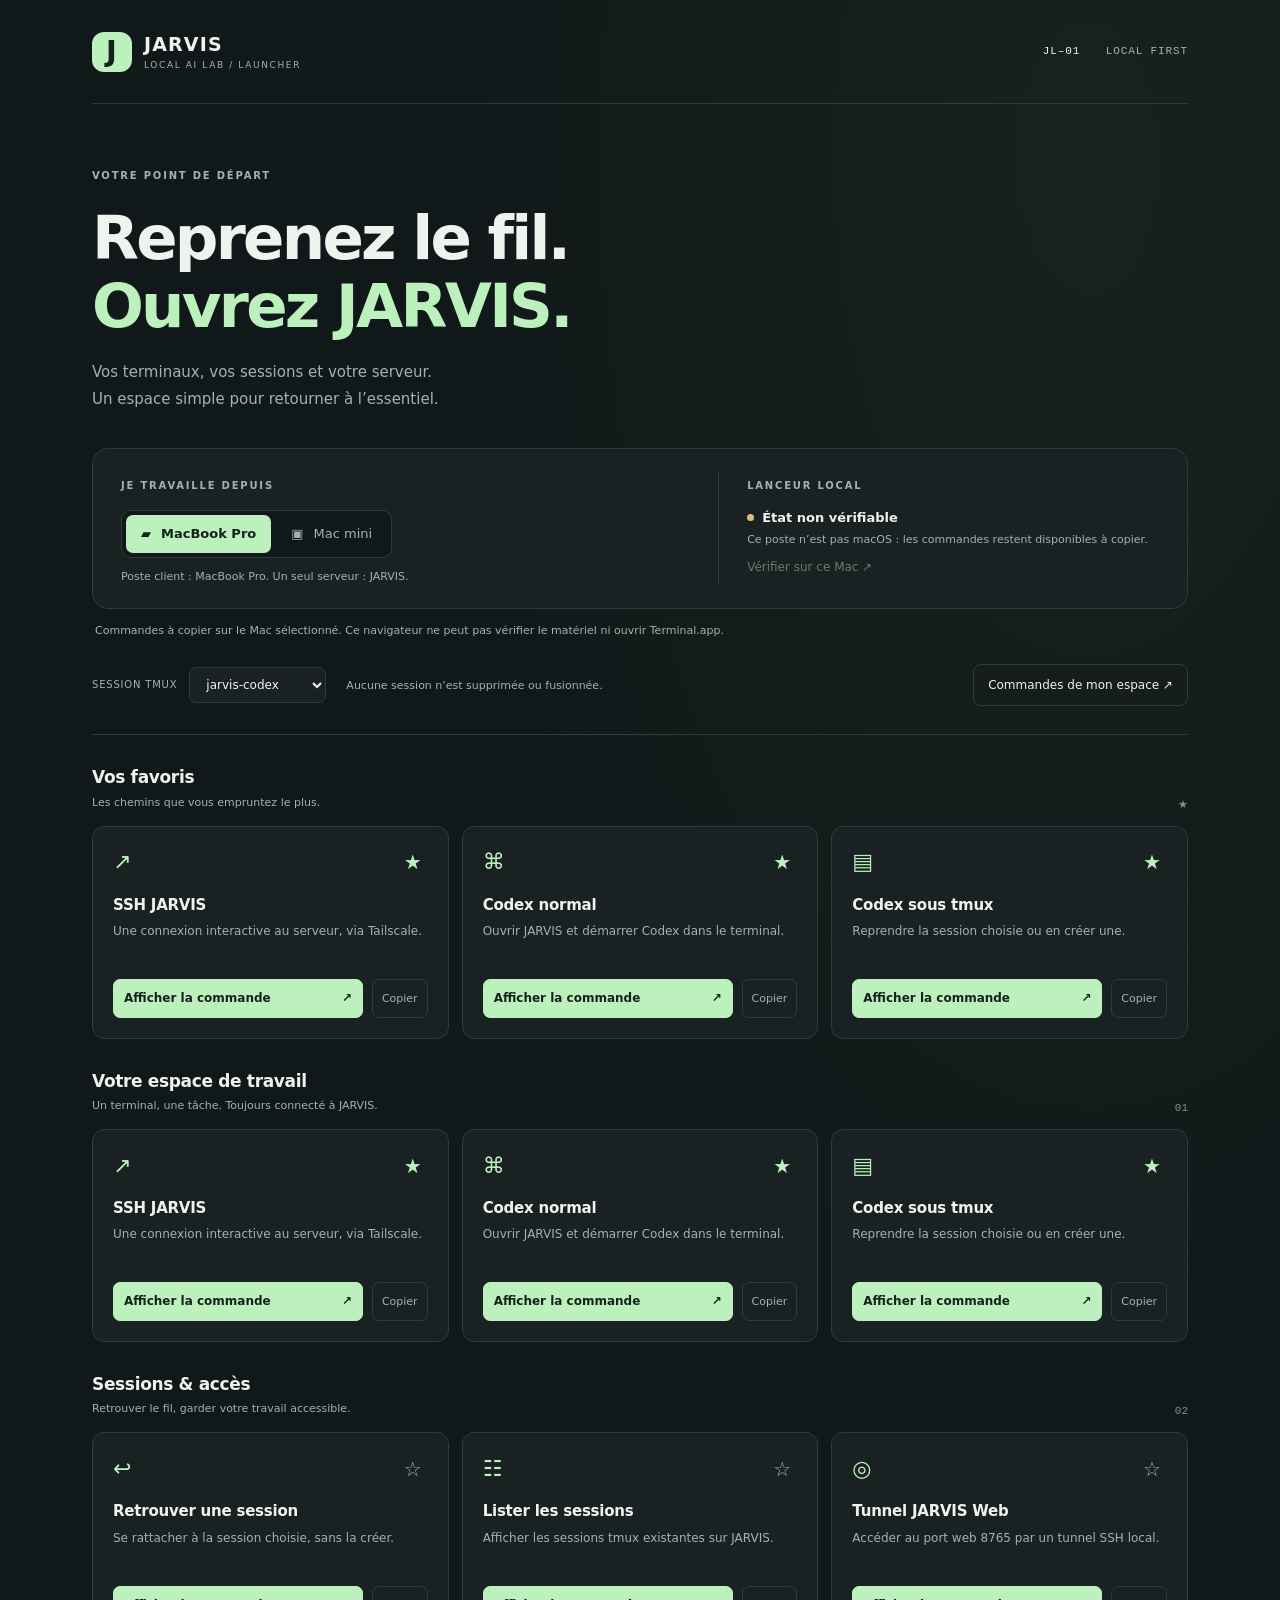
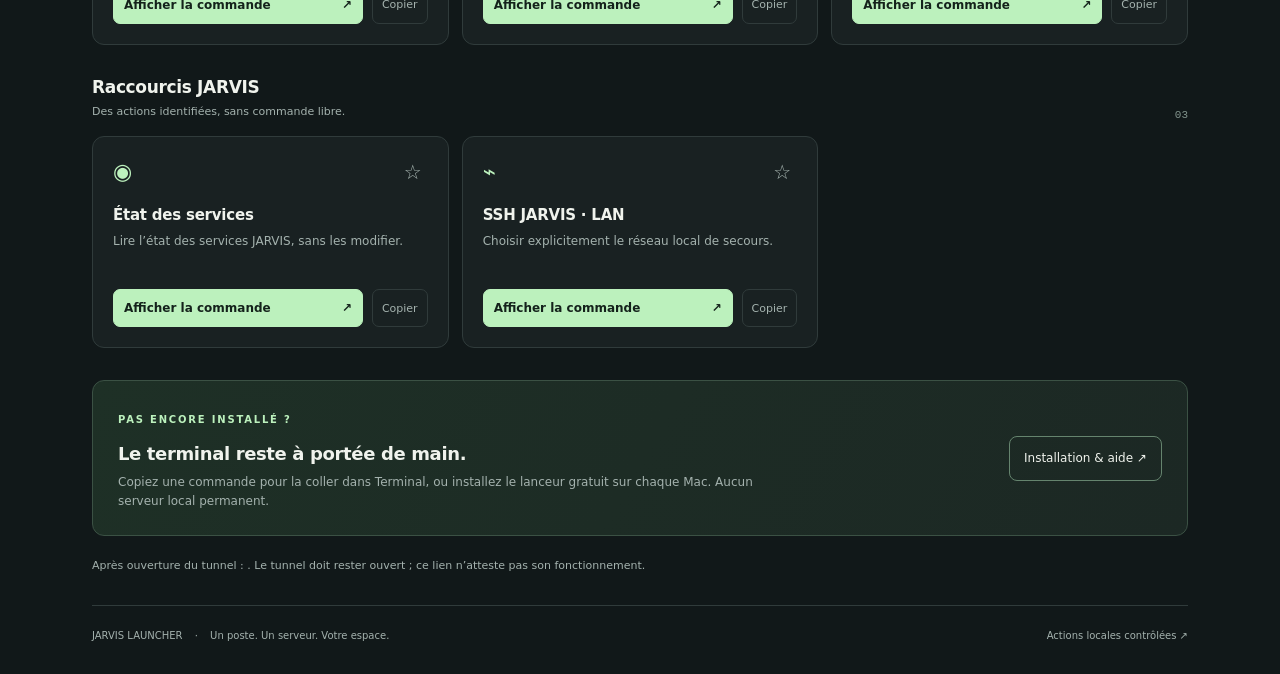
<file: index.html>
<!doctype html>
<html lang="fr">
<head>
  <meta charset="utf-8"><meta name="viewport" content="width=device-width, initial-scale=1">
  <meta name="theme-color" content="#111819">
  <meta name="description" content="Votre point de départ pour les terminaux et connexions JARVIS.">
  <meta http-equiv="Content-Security-Policy" content="default-src 'self'; script-src 'self'; style-src 'self'; connect-src 'self'; img-src 'self' data:; object-src 'none'; base-uri 'none'; form-action 'none'">
  <title>JARVIS Launcher</title><link rel="icon" href="icon.svg" type="image/svg+xml"><link rel="stylesheet" href="style.css">
  <script src="core.js" defer></script><script src="app.js" defer></script>
</head>
<body>
  <a class="skip" href="#actions">Aller aux actions</a>
  <div class="shell">
    <header class="topbar"><a class="brand" href="./" aria-label="JARVIS Launcher accueil"><span class="brand-mark" aria-hidden="true">J</span><span>JARVIS<span class="brand-sub">LOCAL AI LAB / LAUNCHER</span></span></a><span class="version">JL–01 <span>LOCAL FIRST</span></span></header>
    <main>
      <div class="intro"><span class="eyebrow">VOTRE POINT DE DÉPART</span><h1>Reprenez le fil.<br><span>Ouvrez JARVIS.</span></h1><p>Vos terminaux, vos sessions et votre serveur.<br>Un espace simple pour retourner à l’essentiel.</p></div>
      <section class="control-panel" aria-labelledby="client-heading">
        <div class="client"><span class="eyebrow" id="client-heading">JE TRAVAILLE DEPUIS</span><div class="profile-switch" role="group" aria-label="Poste client"><button type="button" data-profile="macbook-pro" aria-pressed="true">▰ <span>MacBook Pro</span></button><button type="button" data-profile="mac-mini" aria-pressed="false">▣ <span>Mac mini</span></button></div><p id="profile-description">Poste client : MacBook Pro. Un seul serveur : JARVIS.</p></div>
        <div class="connection"><span class="eyebrow">LANCEUR LOCAL</span><p><span class="status-dot" aria-hidden="true"></span><strong>État non vérifiable</strong></p><span id="launcher-note">Le navigateur ne peut pas vérifier l’installation.</span><button class="text-button" id="check-launcher" type="button">Vérifier sur ce Mac ↗</button></div>
      </section>
      <p class="environment-note" id="environment-note">Le sélecteur désigne votre Mac client, jamais un second serveur. L’application locale contrôle le profil avant toute action.</p>
      <section class="work-strip" aria-label="Configuration de session"><label for="session">SESSION TMUX <select id="session" aria-describedby="session-hint"></select></label><span id="session-hint">Aucune session n’est supprimée ou fusionnée.</span><button type="button" class="workspace-button" id="workspace">Ouvrir mon espace <span aria-hidden="true">↗</span></button></section>
      <div id="load-error" role="alert" hidden></div>
      <div id="actions" tabindex="-1"></div>
      <section class="help-card"><div><span class="eyebrow">PAS ENCORE INSTALLÉ ?</span><h2>Le terminal reste à portée de main.</h2><p>Copiez une commande pour la coller dans Terminal, ou installez le lanceur gratuit sur chaque Mac. Aucun serveur local permanent.</p></div><a class="outline-link" href="guide.html">Installation & aide ↗</a></section>
      <p class="web-note">Après ouverture du tunnel : <a id="web-link" href="http://127.0.0.1:8765/" target="_blank" rel="noopener noreferrer">ouvrir JARVIS Web ↗</a>. Le tunnel doit rester ouvert ; ce lien n’atteste pas son fonctionnement.</p>
    </main>
    <footer><span>JARVIS LAUNCHER <span class="footer-dot">·</span> Un poste. Un serveur. Votre espace.</span><a href="guide.html#securite">Actions locales contrôlées ↗</a></footer>
  </div>
  <div class="toast" id="toast" role="status" aria-live="polite" hidden></div>
  <dialog id="command-dialog" aria-labelledby="command-heading"><button class="dialog-close" type="button" aria-label="Fermer">×</button><span class="eyebrow">COMMANDE DE SECOURS</span><h2 id="command-heading">Copier dans Terminal</h2><p>À exécuter sur le Mac correspondant au profil choisi. Aucun mot de passe n’est inclus.</p><textarea id="command-text" readonly aria-label="Commande SSH" rows="7"></textarea><button id="copy-dialog" type="button" class="primary-button">Copier</button><p id="clipboard-note" role="status"></p></dialog>
  <dialog id="workspace-dialog" aria-labelledby="workspace-heading"><button class="dialog-close" type="button" aria-label="Fermer">×</button><span class="eyebrow">VOTRE ESPACE JARVIS</span><h2 id="workspace-heading">Ouvrir trois terminaux ?</h2><p>SSH JARVIS, Codex sous tmux et tunnel JARVIS Web. La confirmation locale affichera le profil et le serveur.</p><button id="confirm-workspace" type="button" class="primary-button">Ouvrir les trois terminaux ↗</button></dialog>
  <noscript>Activez JavaScript pour choisir un profil et générer les commandes. Le guide d’installation reste accessible.</noscript>
</body></html>
</file>
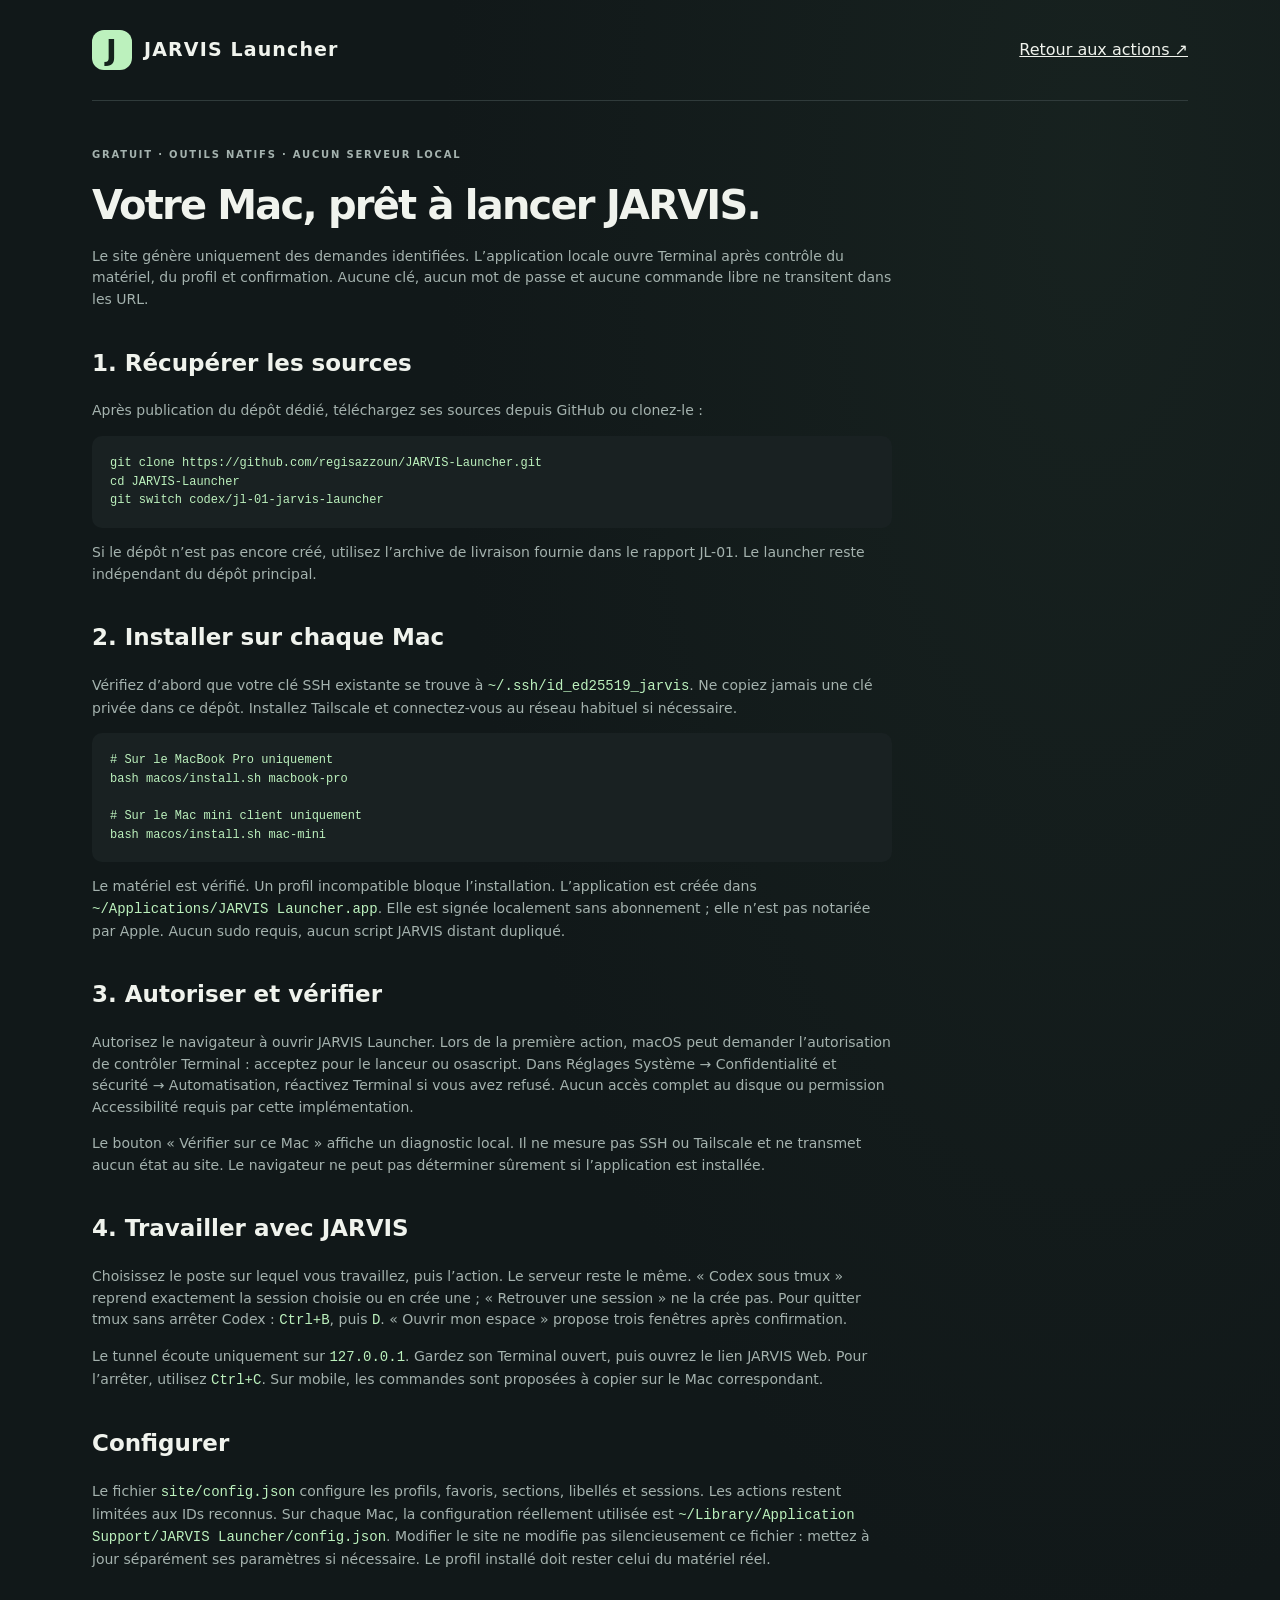
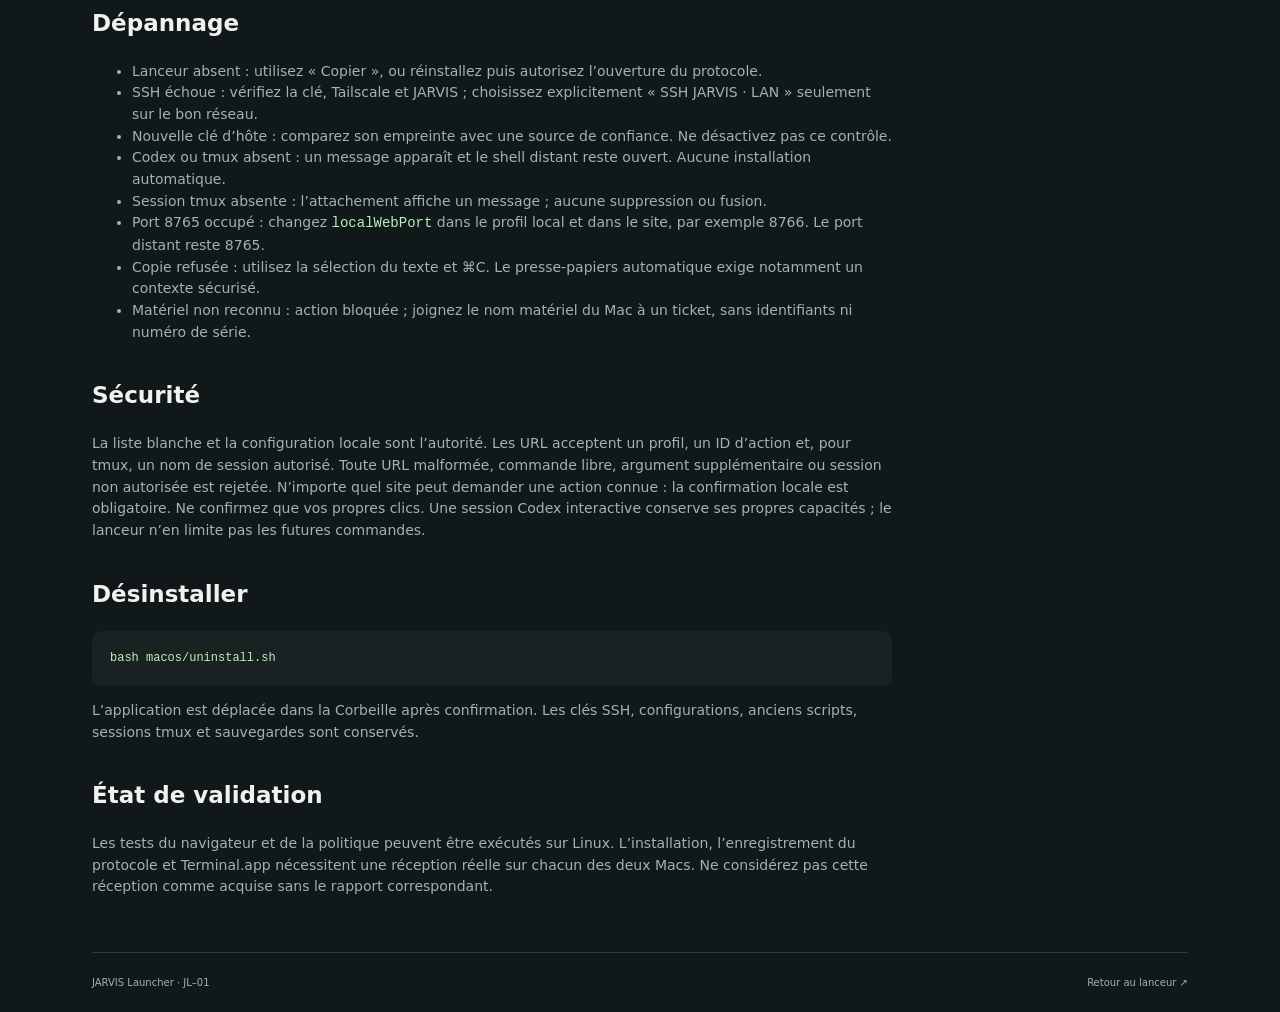
<file: guide.html>
<!doctype html><html lang="fr"><head><meta charset="utf-8"><meta name="viewport" content="width=device-width,initial-scale=1"><meta http-equiv="Content-Security-Policy" content="default-src 'self'; style-src 'self'; script-src 'none'; object-src 'none'; base-uri 'none'"><title>Installation & aide — JARVIS Launcher</title><link rel="icon" href="icon.svg"><link rel="stylesheet" href="style.css"></head><body><div class="shell"><header class="topbar"><a href="./" class="brand"><span class="brand-mark">J</span>JARVIS Launcher</a><a href="./">Retour aux actions ↗</a></header><main class="guide"><span class="eyebrow">GRATUIT · OUTILS NATIFS · AUCUN SERVEUR LOCAL</span><h1>Votre Mac, prêt à lancer JARVIS.</h1><p>Le site génère uniquement des demandes identifiées. L’application locale ouvre Terminal après contrôle du matériel, du profil et confirmation. Aucune clé, aucun mot de passe et aucune commande libre ne transitent dans les URL.</p><h2>1. Récupérer les sources</h2><p>Après publication du dépôt dédié, téléchargez ses sources depuis GitHub ou clonez-le :</p><pre><code>git clone https://github.com/regisazzoun/JARVIS-Launcher.git
cd JARVIS-Launcher
git switch codex/jl-01-jarvis-launcher</code></pre><p>Si le dépôt n’est pas encore créé, utilisez l’archive de livraison fournie dans le rapport JL-01. Le launcher reste indépendant du dépôt principal.</p><h2>2. Installer sur chaque Mac</h2><p>Vérifiez d’abord que votre clé SSH existante se trouve à <code>~/.ssh/id_ed25519_jarvis</code>. Ne copiez jamais une clé privée dans ce dépôt. Installez Tailscale et connectez-vous au réseau habituel si nécessaire.</p><pre><code># Sur le MacBook Pro uniquement
bash macos/install.sh macbook-pro

# Sur le Mac mini client uniquement
bash macos/install.sh mac-mini</code></pre><p>Le matériel est vérifié. Un profil incompatible bloque l’installation. L’application est créée dans <code>~/Applications/JARVIS Launcher.app</code>. Elle est signée localement sans abonnement ; elle n’est pas notariée par Apple. Aucun sudo requis, aucun script JARVIS distant dupliqué.</p><h2>3. Autoriser et vérifier</h2><p>Autorisez le navigateur à ouvrir JARVIS Launcher. Lors de la première action, macOS peut demander l’autorisation de contrôler Terminal : acceptez pour le lanceur ou osascript. Dans Réglages Système → Confidentialité et sécurité → Automatisation, réactivez Terminal si vous avez refusé. Aucun accès complet au disque ou permission Accessibilité requis par cette implémentation.</p><p>Le bouton « Vérifier sur ce Mac » affiche un diagnostic local. Il ne mesure pas SSH ou Tailscale et ne transmet aucun état au site. Le navigateur ne peut pas déterminer sûrement si l’application est installée.</p><h2>4. Travailler avec JARVIS</h2><p>Choisissez le poste sur lequel vous travaillez, puis l’action. Le serveur reste le même. « Codex sous tmux » reprend exactement la session choisie ou en crée une ; « Retrouver une session » ne la crée pas. Pour quitter tmux sans arrêter Codex : <code>Ctrl+B</code>, puis <code>D</code>. « Ouvrir mon espace » propose trois fenêtres après confirmation.</p><p>Le tunnel écoute uniquement sur <code>127.0.0.1</code>. Gardez son Terminal ouvert, puis ouvrez le lien JARVIS Web. Pour l’arrêter, utilisez <code>Ctrl+C</code>. Sur mobile, les commandes sont proposées à copier sur le Mac correspondant.</p><h2>Configurer</h2><p>Le fichier <code>site/config.json</code> configure les profils, favoris, sections, libellés et sessions. Les actions restent limitées aux IDs reconnus. Sur chaque Mac, la configuration réellement utilisée est <code>~/Library/Application Support/JARVIS Launcher/config.json</code>. Modifier le site ne modifie pas silencieusement ce fichier : mettez à jour séparément ses paramètres si nécessaire. Le profil installé doit rester celui du matériel réel.</p><h2>Dépannage</h2><ul><li>Lanceur absent : utilisez « Copier », ou réinstallez puis autorisez l’ouverture du protocole.</li><li>SSH échoue : vérifiez la clé, Tailscale et JARVIS ; choisissez explicitement « SSH JARVIS · LAN » seulement sur le bon réseau.</li><li>Nouvelle clé d’hôte : comparez son empreinte avec une source de confiance. Ne désactivez pas ce contrôle.</li><li>Codex ou tmux absent : un message apparaît et le shell distant reste ouvert. Aucune installation automatique.</li><li>Session tmux absente : l’attachement affiche un message ; aucune suppression ou fusion.</li><li>Port 8765 occupé : changez <code>localWebPort</code> dans le profil local et dans le site, par exemple 8766. Le port distant reste 8765.</li><li>Copie refusée : utilisez la sélection du texte et ⌘C. Le presse-papiers automatique exige notamment un contexte sécurisé.</li><li>Matériel non reconnu : action bloquée ; joignez le nom matériel du Mac à un ticket, sans identifiants ni numéro de série.</li></ul><h2 id="securite">Sécurité</h2><p>La liste blanche et la configuration locale sont l’autorité. Les URL acceptent un profil, un ID d’action et, pour tmux, un nom de session autorisé. Toute URL malformée, commande libre, argument supplémentaire ou session non autorisée est rejetée. N’importe quel site peut demander une action connue : la confirmation locale est obligatoire. Ne confirmez que vos propres clics. Une session Codex interactive conserve ses propres capacités ; le lanceur n’en limite pas les futures commandes.</p><h2>Désinstaller</h2><pre><code>bash macos/uninstall.sh</code></pre><p>L’application est déplacée dans la Corbeille après confirmation. Les clés SSH, configurations, anciens scripts, sessions tmux et sauvegardes sont conservés.</p><h2>État de validation</h2><p>Les tests du navigateur et de la politique peuvent être exécutés sur Linux. L’installation, l’enregistrement du protocole et Terminal.app nécessitent une réception réelle sur chacun des deux Macs. Ne considérez pas cette réception comme acquise sans le rapport correspondant.</p></main><footer>JARVIS Launcher · JL–01 <a href="./">Retour au lanceur ↗</a></footer></div></body></html>
</file>
<file: style.css>
:root{color-scheme:dark;--bg:#111819;--panel:#192122;--line:#303b3b;--text:#f0f3ed;--muted:#a4b2ae;--accent:#bcf1bd;--ink:#14221b;font-family:system-ui,-apple-system,BlinkMacSystemFont,"Segoe UI",sans-serif}*{box-sizing:border-box}body{margin:0;background:radial-gradient(ellipse at 85% 7%,#23352c55,transparent 42%),var(--bg);color:var(--text);line-height:1.55}button,a,input,select,textarea{-webkit-tap-highlight-color:transparent}button,select,textarea{font:inherit}button,a,select{touch-action:manipulation}button{cursor:pointer}a{color:inherit}button:focus-visible,a:focus-visible,select:focus-visible,textarea:focus-visible{outline:3px solid var(--accent);outline-offset:4px}button:disabled{opacity:.45;cursor:not-allowed}.shell{max-width:1192px;margin:auto;padding:0 48px}.topbar{display:flex;align-items:center;justify-content:space-between;padding:30px 0;border-bottom:1px solid var(--line)}.brand{display:flex;gap:12px;align-items:center;text-decoration:none;font-size:19px;font-weight:750;letter-spacing:.06em}.brand-mark{display:grid;place-items:center;width:40px;height:40px;border-radius:12px;background:var(--accent);color:var(--ink);font-size:29px;line-height:1}.brand-sub{display:block;font-size:9px;letter-spacing:.18em;color:var(--muted);font-weight:500}.version{font-size:11px;font-family:ui-monospace,monospace;letter-spacing:.08em}.version span{color:var(--muted);padding-left:18px}.intro{padding:58px 0 35px}.eyebrow{font-size:10px;font-weight:700;letter-spacing:.18em;color:var(--muted)}h1{font-size:clamp(40px,5vw,61px);line-height:1.12;letter-spacing:-.045em;font-weight:650;margin:17px 0 18px}h1 span{color:var(--accent)}.intro p{color:var(--muted);font-size:15px;line-height:1.8;margin:0}.control-panel{background:var(--panel);border:1px solid var(--line);border-radius:16px;display:grid;grid-template-columns:1.3fr 1fr;padding:23px 28px;gap:24px}.profile-switch{display:flex;gap:5px;margin:13px 0 10px;padding:4px;border:1px solid var(--line);border-radius:10px;width:max-content;background:#111819}.profile-switch button{border:0;background:transparent;color:var(--muted);border-radius:7px;padding:9px 15px;display:flex;gap:10px;align-items:center;font-size:13px}.profile-switch button[aria-pressed=true]{background:var(--accent);color:var(--ink);font-weight:650}.client p{font-size:11px;color:var(--muted);margin:0}.connection{border-left:1px solid var(--line);padding-left:28px}.connection p{font-size:13px;margin:11px 0 3px;display:flex;align-items:center;gap:8px}.status-dot{height:7px;width:7px;flex:none;background:#dfc17d;border-radius:50%}.connection>span:not(.eyebrow){font-size:11px;display:block;color:var(--muted)}.text-button{display:block;padding:0;margin-top:10px;background:none;border:0;color:var(--accent);font-size:12px}.environment-note{font-size:11px;color:var(--muted);margin:13px 3px 25px}.work-strip{display:flex;align-items:center;gap:20px;padding-bottom:28px;border-bottom:1px solid var(--line)}.work-strip label{font-size:10px;letter-spacing:.08em;color:var(--muted);display:flex;align-items:center;gap:12px}select{border:1px solid var(--line);background:var(--panel);color:var(--text);border-radius:7px;padding:9px 30px 9px 12px;font-size:12px;max-width:200px}#session-hint{font-size:11px;color:var(--muted)}.workspace-button{margin-left:auto;border:1px solid var(--line);background:transparent;color:var(--text);border-radius:8px;font-size:12px;padding:11px 14px}.workspace-button span{padding-left:14px}.section-heading{display:flex;align-items:end;justify-content:space-between;margin:29px 0 15px}.section-heading h2{font-size:17px;margin:0;letter-spacing:-.02em}.section-heading p{color:var(--muted);font-size:11px;margin:3px 0 0}.section-number{font:11px ui-monospace,monospace;color:#81938c}.cards{display:grid;grid-template-columns:repeat(3,minmax(0,1fr));gap:13px}.action-card{background:var(--panel);border:1px solid var(--line);border-radius:12px;padding:20px;display:flex;flex-direction:column;min-height:206px;transition:border-color .15s,transform .15s}.action-card:hover{border-color:#60816e;transform:translateY(-2px)}.card-top{display:flex;align-items:center;justify-content:space-between}.action-icon{color:var(--accent);font-size:22px;font-weight:500;line-height:1.4}.favorite{background:none;border:0;color:var(--muted);font-size:20px;padding:0 2px;min-width:30px;min-height:32px}.favorite[aria-pressed=true]{color:var(--accent)}.action-card h3{font-size:15px;margin:15px 0 5px;letter-spacing:-.015em}.action-card p{font-size:12px;color:var(--muted);margin:0 0 20px;min-height:37px}.card-actions{display:flex;gap:9px;margin-top:auto}.launch-button{flex:1;background:var(--accent);color:var(--ink);border:1px solid var(--accent);font-size:12px;font-weight:600;border-radius:7px;padding:9px 10px;text-align:left;display:flex;justify-content:space-between;align-items:center}.copy-button{border:1px solid var(--line);color:var(--muted);background:transparent;border-radius:7px;padding:8px 9px;font-size:11px;min-height:38px}.copy-button:hover{color:var(--text);border-color:var(--muted)}.help-card{background:linear-gradient(120deg,#1e3026,#1c2824);border:1px solid #3b5144;border-radius:12px;margin-top:32px;padding:25px;display:flex;align-items:center;gap:25px}.help-card .eyebrow{color:var(--accent)}.help-card h2{font-size:18px;letter-spacing:-.02em;margin:9px 0 5px}.help-card p{font-size:12px;color:var(--muted);max-width:650px;margin:0}.outline-link{flex:none;margin-left:auto;font-size:12px;border:1px solid #65846e;border-radius:8px;padding:12px 14px;text-decoration:none}.web-note{color:var(--muted);font-size:11px;padding:10px 0 20px}.web-note a{color:var(--accent);text-underline-offset:3px}footer{border-top:1px solid var(--line);padding:22px 0 30px;display:flex;justify-content:space-between;font-size:10px;color:var(--muted)}footer a{text-decoration:none}.footer-dot{margin:0 9px}.toast{position:fixed;bottom:24px;left:50%;transform:translateX(-50%);background:var(--accent);color:var(--ink);padding:13px 22px;border-radius:10px;font-size:13px;max-width:90vw;z-index:20;box-shadow:0 8px 35px #0008}dialog{background:var(--panel);border:1px solid var(--line);border-radius:16px;color:var(--text);max-width:650px;width:calc(100% - 32px);padding:30px}dialog::backdrop{background:#08100dbb}dialog h2{font-size:23px;margin:10px 0}dialog p{font-size:13px;color:var(--muted)}.dialog-close{position:absolute;right:13px;top:8px;color:var(--muted);font-size:27px;background:none;border:0;width:40px;height:40px}textarea{display:block;width:100%;border:1px solid var(--line);border-radius:8px;background:var(--bg);color:var(--text);font-size:11px;padding:12px;margin:20px 0;resize:vertical;font-family:ui-monospace,monospace}.primary-button{border:0;border-radius:8px;padding:11px 18px;background:var(--accent);color:var(--ink);font-weight:600;font-size:13px}.skip{position:absolute;left:12px;top:-100px;background:var(--accent);color:var(--ink);padding:12px;z-index:30}.skip:focus{top:12px}#load-error{border:1px solid #c98d79;background:#3a2520;border-radius:10px;padding:16px;font-size:13px}.guide{max-width:800px;padding:40px 0}.guide h1{font-size:40px}.guide h2{font-size:23px;margin-top:35px}.guide p,.guide li{color:var(--muted);font-size:14px}.guide code{color:var(--accent);overflow-wrap:anywhere}.guide pre{white-space:pre-wrap;background:var(--panel);padding:18px;border-radius:10px;font-size:12px;overflow-wrap:anywhere}.favorites-empty{font-size:12px;color:var(--muted)}[hidden]{display:none!important}@media(max-width:820px){.shell{padding:0 25px}.cards{grid-template-columns:repeat(2,minmax(0,1fr))}.work-strip{flex-wrap:wrap;gap:12px}#session-hint{display:none}.intro{padding-top:40px}.control-panel{padding:20px}.connection{padding-left:20px}.help-card{flex-direction:column;align-items:start;gap:18px}.outline-link{margin-left:0}}@media(max-width:560px){.shell{padding:0 18px}.topbar{padding:23px 0}.version span{display:none}.intro{padding:34px 0 25px}.intro p{font-size:13px}.control-panel{grid-template-columns:1fr;gap:18px;padding:20px}.connection{padding:17px 0 0;border-left:0;border-top:1px solid var(--line)}.profile-switch{width:100%}.profile-switch button{flex:1;justify-content:center;padding:10px 8px}.cards{grid-template-columns:1fr}.action-card{min-height:180px;padding:19px}.section-heading{margin-top:25px}.work-strip{align-items:stretch}.work-strip label{width:100%;justify-content:space-between}.work-strip select{max-width:none;flex:1}.workspace-button{width:100%;margin:0;text-align:left;display:flex;justify-content:space-between}footer{flex-direction:column;gap:12px}.help-card{padding:22px}.web-note{font-size:11px}.section-heading p{font-size:11px}.brand-sub{font-size:8px}.intro h1{font-size:43px}}@media(prefers-reduced-motion:reduce){*{transition:none!important;scroll-behavior:auto!important}.action-card:hover{transform:none}}
</file>
